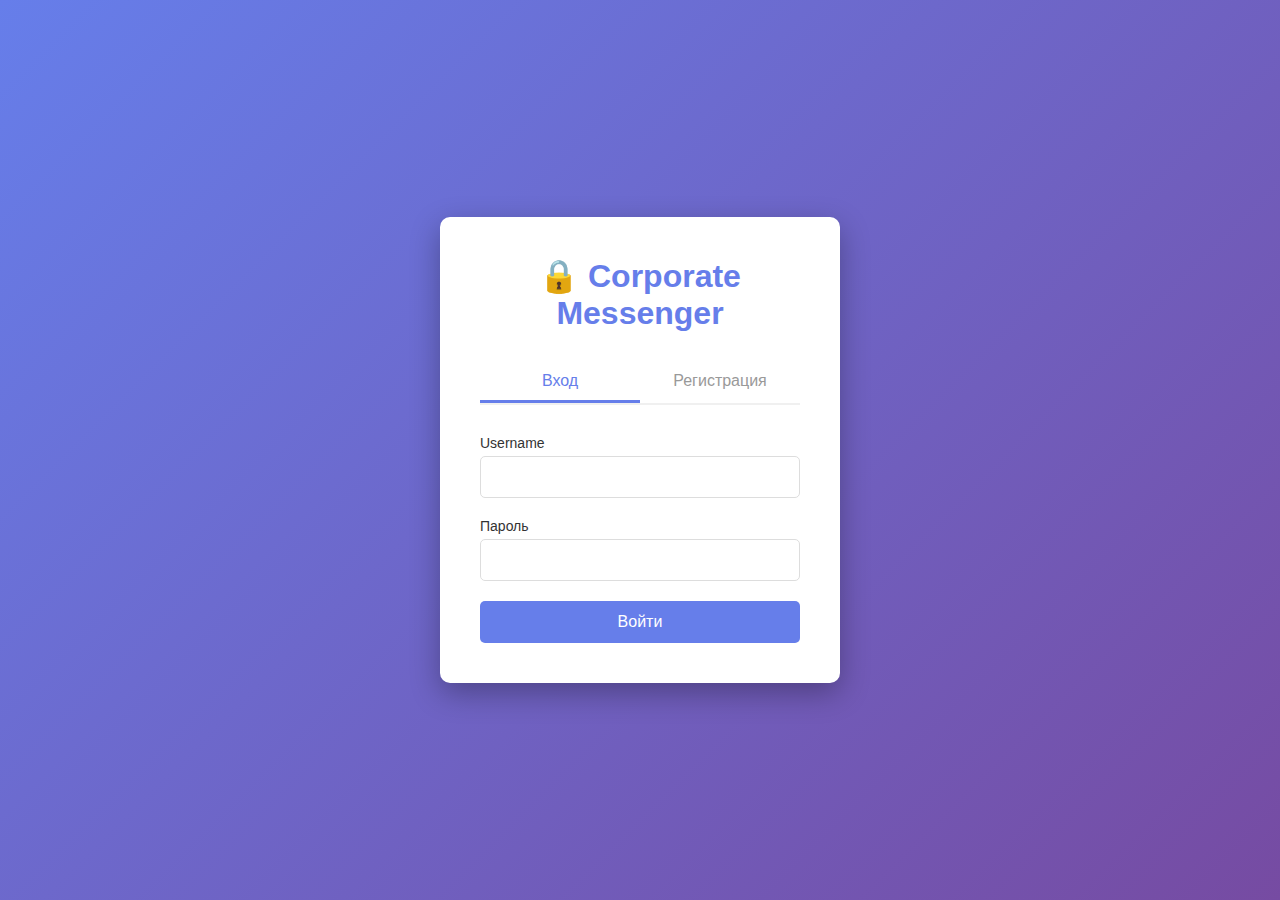
<file: static/login.html>
<!DOCTYPE html>
<html lang="ru">
<head>
    <meta charset="UTF-8">
    <meta name="viewport" content="width=device-width, initial-scale=1.0">
    <title>Вход - Corporate Messenger</title>
    <style>
        * {
            margin: 0;
            padding: 0;
            box-sizing: border-box;
        }

        body {
            font-family: Arial, sans-serif;
            background: linear-gradient(135deg, #667eea 0%, #764ba2 100%);
            height: 100vh;
            display: flex;
            justify-content: center;
            align-items: center;
        }

        .login-container {
            background: white;
            width: 400px;
            padding: 40px;
            border-radius: 10px;
            box-shadow: 0 10px 30px rgba(0,0,0,0.3);
        }

        h1 {
            text-align: center;
            color: #667eea;
            margin-bottom: 30px;
        }

        .tabs {
            display: flex;
            margin-bottom: 30px;
            border-bottom: 2px solid #f0f0f0;
        }

        .tab {
            flex: 1;
            padding: 10px;
            text-align: center;
            cursor: pointer;
            color: #999;
            border-bottom: 3px solid transparent;
            transition: all 0.3s;
        }

        .tab.active {
            color: #667eea;
            border-bottom-color: #667eea;
        }

        .form-container {
            display: none;
        }

        .form-container.active {
            display: block;
        }

        .form-group {
            margin-bottom: 20px;
        }

        label {
            display: block;
            margin-bottom: 5px;
            color: #333;
            font-size: 14px;
        }

        input {
            width: 100%;
            padding: 12px;
            border: 1px solid #ddd;
            border-radius: 5px;
            font-size: 14px;
        }

        input:focus {
            outline: none;
            border-color: #667eea;
        }

        button {
            width: 100%;
            padding: 12px;
            background: #667eea;
            color: white;
            border: none;
            border-radius: 5px;
            font-size: 16px;
            cursor: pointer;
            transition: background 0.3s;
        }

        button:hover {
            background: #5568d3;
        }

        .error {
            background: #f8d7da;
            color: #721c24;
            padding: 10px;
            border-radius: 5px;
            margin-bottom: 15px;
            display: none;
        }

        .success {
            background: #d4edda;
            color: #155724;
            padding: 10px;
            border-radius: 5px;
            margin-bottom: 15px;
            display: none;
        }
    </style>
</head>
<body>
    <div class="login-container">
        <h1>🔒 Corporate Messenger</h1>

        <div class="tabs">
            <div class="tab active" onclick="switchTab('login')">Вход</div>
            <div class="tab" onclick="switchTab('register')">Регистрация</div>
        </div>

        <div class="error" id="errorMsg"></div>
        <div class="success" id="successMsg"></div>

        <!-- Форма входа -->
        <div class="form-container active" id="loginForm">
            <form onsubmit="handleLogin(event)">
                <div class="form-group">
                    <label>Username</label>
                    <input type="text" id="loginUsername" required>
                </div>
                <div class="form-group">
                    <label>Пароль</label>
                    <input type="password" id="loginPassword" required>
                </div>
                <button type="submit">Войти</button>
            </form>
        </div>

        <!-- Форма регистрации -->
        <div class="form-container" id="registerForm">
            <form onsubmit="handleRegister(event)">
                <div class="form-group">
                    <label>Username</label>
                    <input type="text" id="registerUsername" minlength="3" required>
                </div>
                <div class="form-group">
                    <label>Имя для отображения</label>
                    <input type="text" id="registerDisplayName" minlength="2" required>
                </div>
                <div class="form-group">
                    <label>Пароль</label>
                    <input type="password" id="registerPassword" minlength="4" required>
                </div>
                <button type="submit">Зарегистрироваться</button>
            </form>
        </div>
    </div>

    <script src="/static/login.js"></script>
</body>
</html>
</file>
